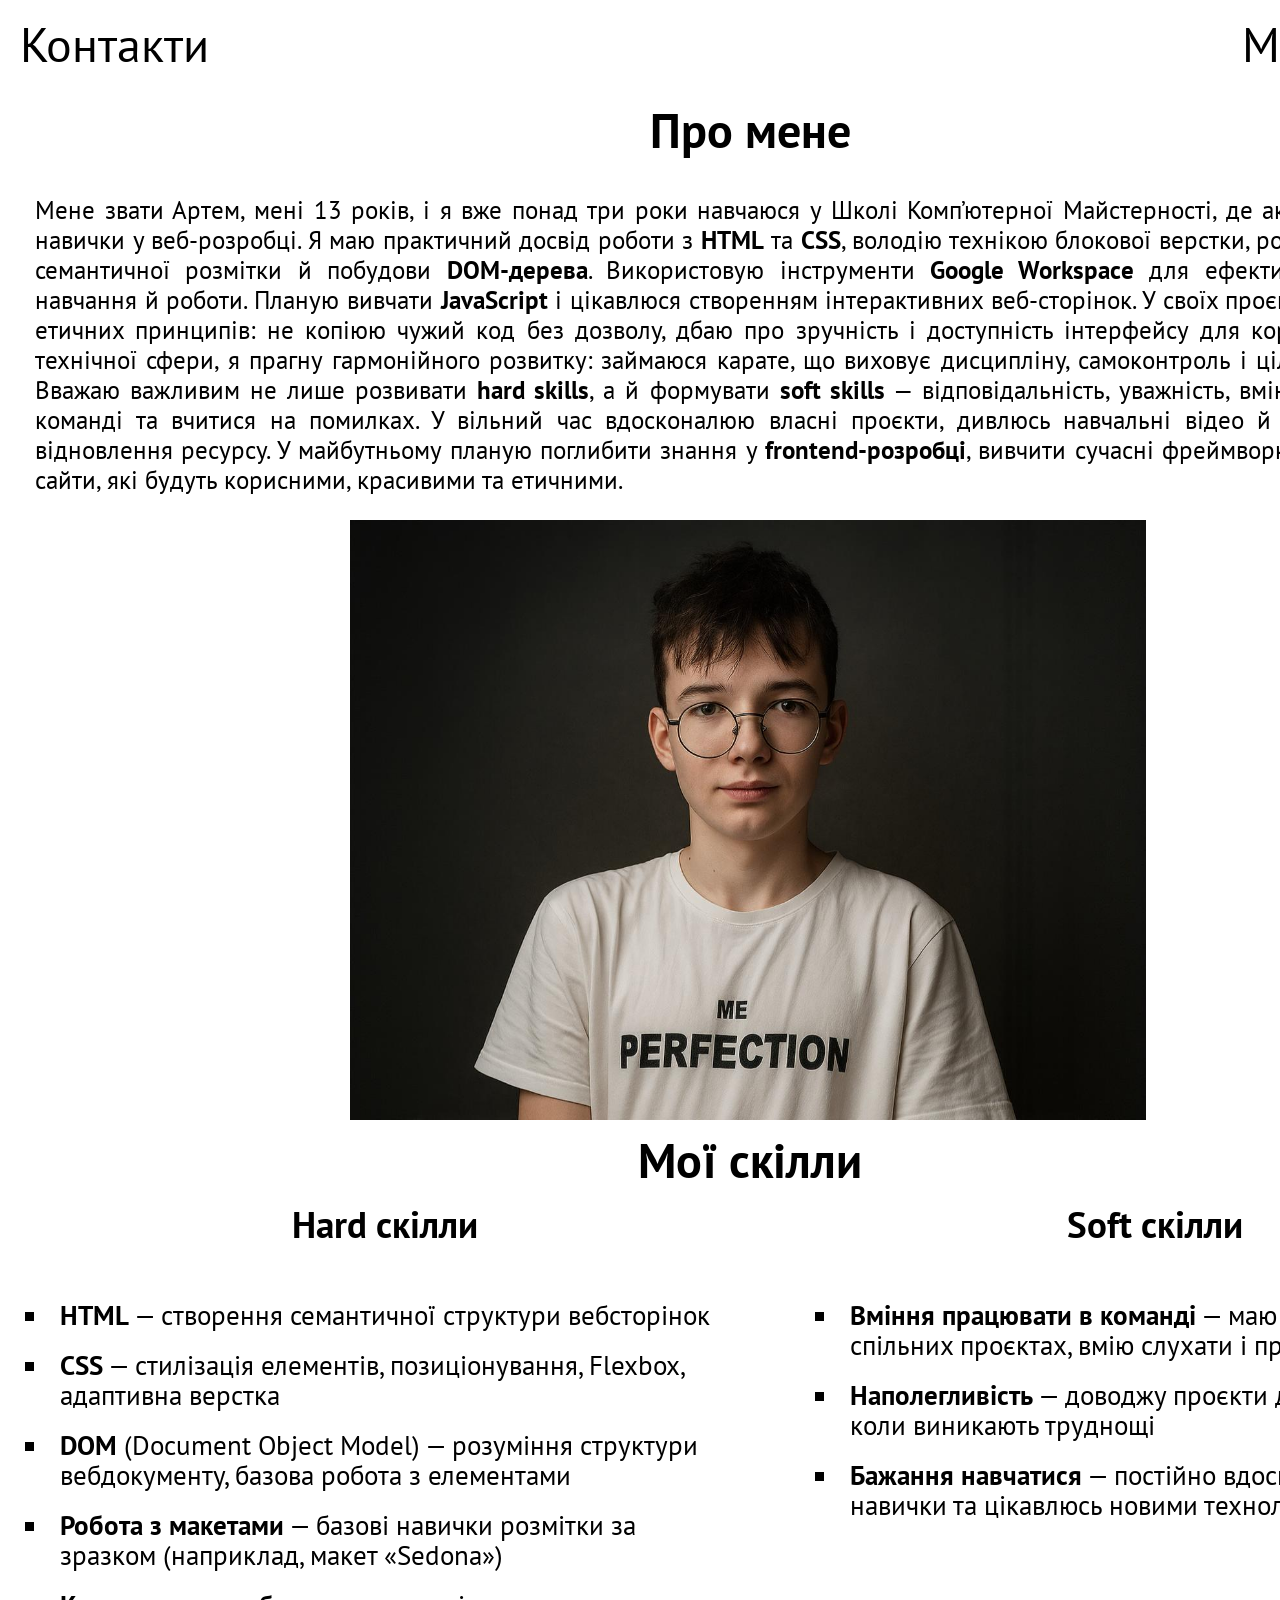
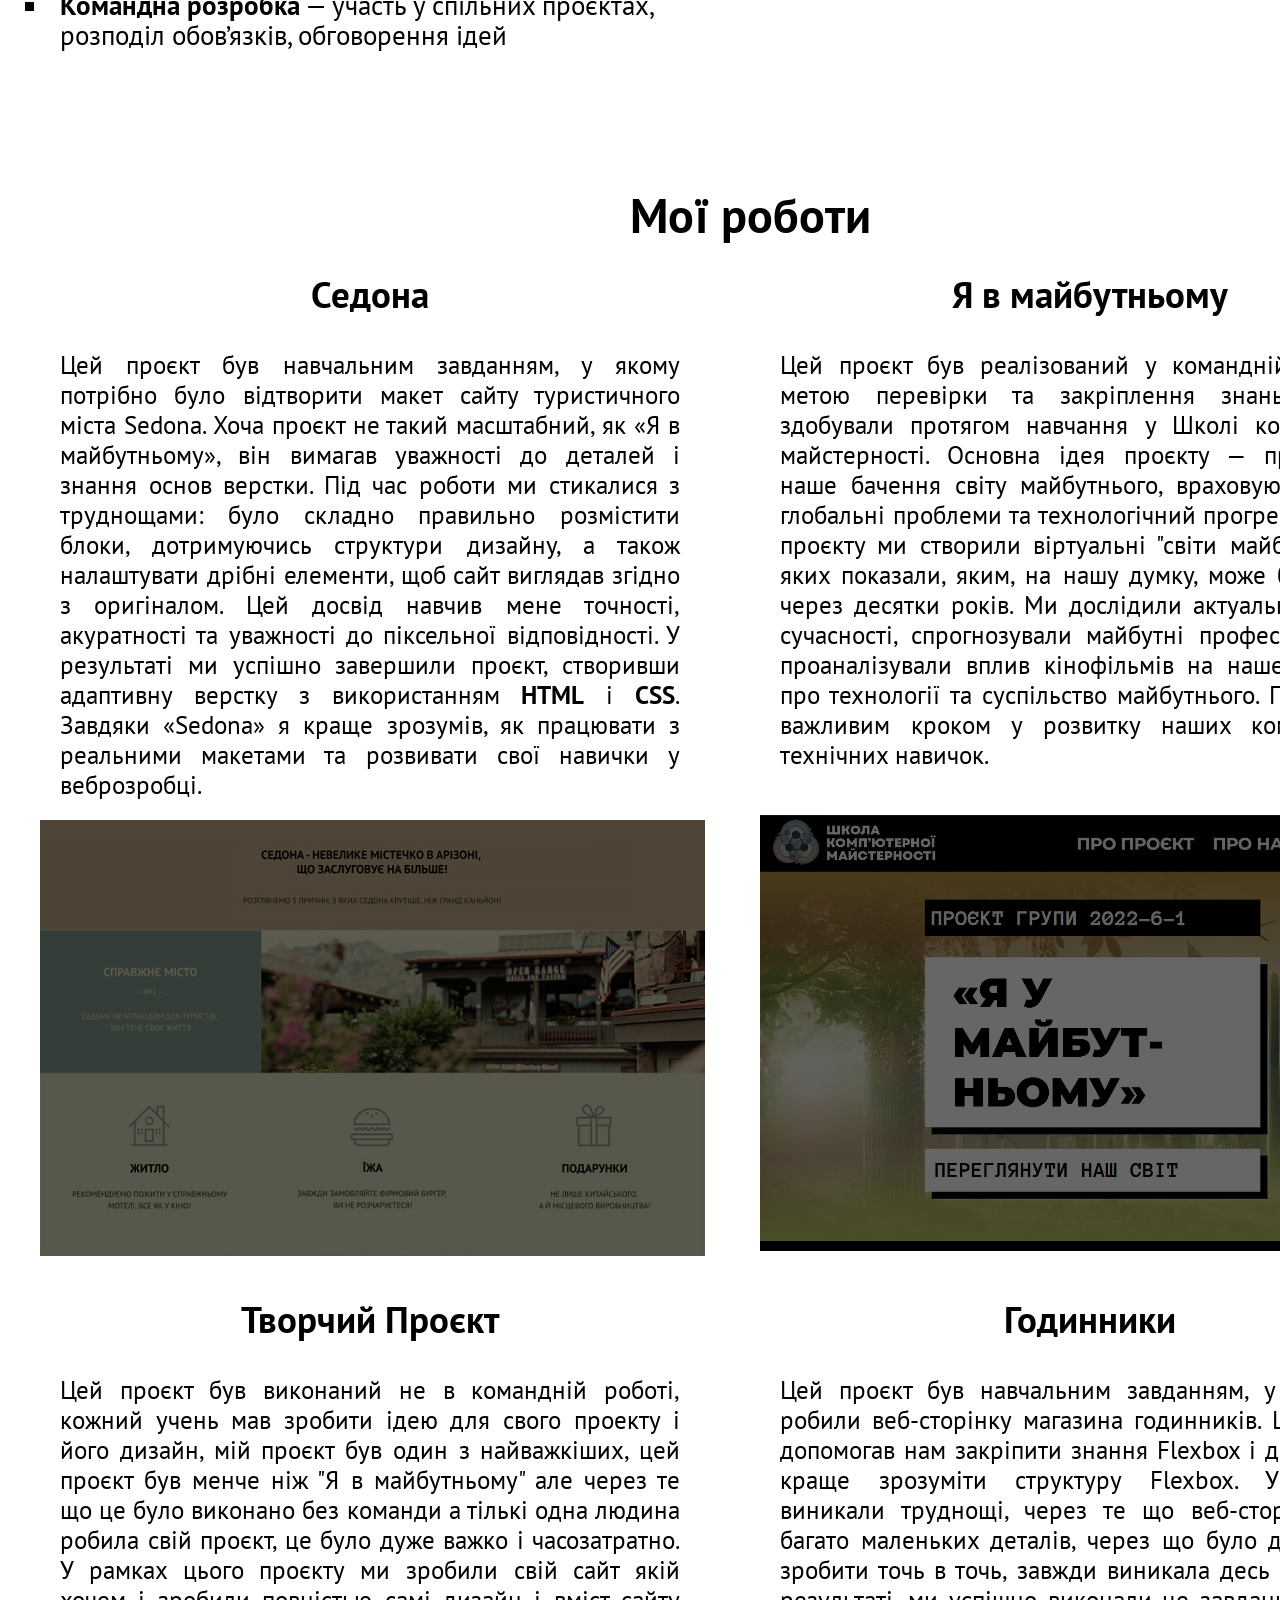
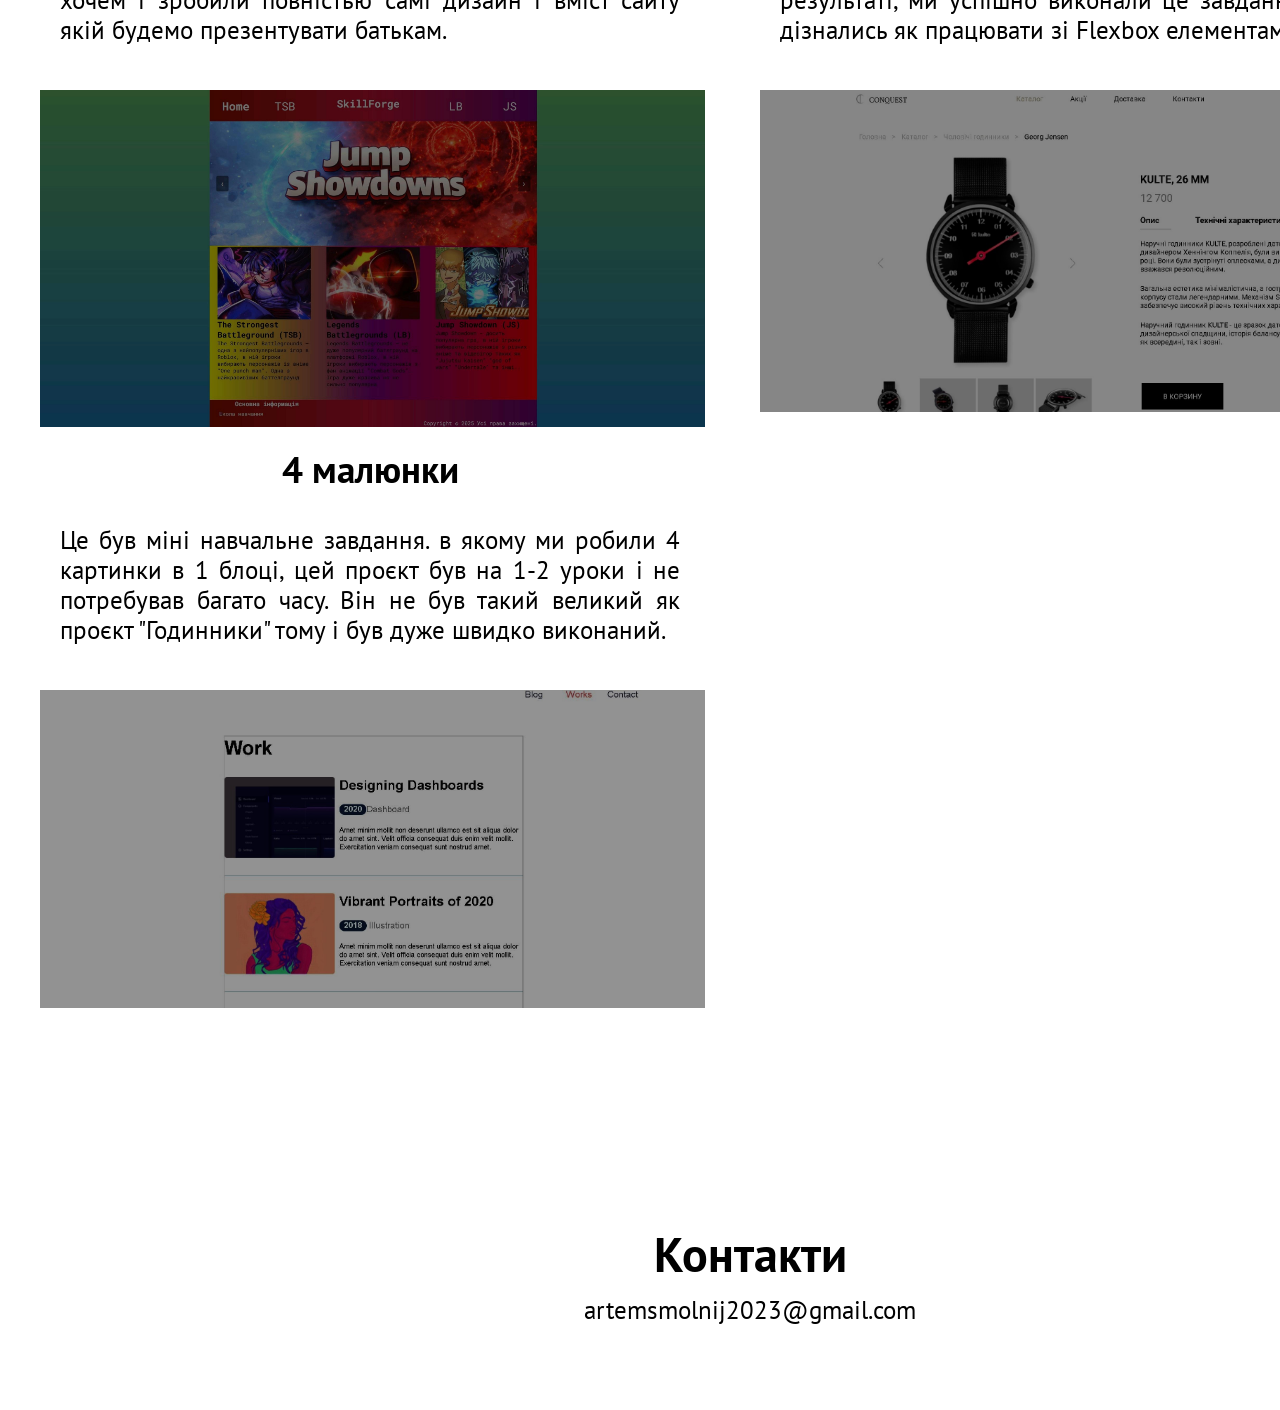
<file: index.html>
<!DOCTYPE html>
<html lang="en">
	<head>
		<meta charset="UTF-8">
		<link rel="stylesheet" href="css/reset.css">
		<link rel="stylesheet" href="css/style.css">
		<link rel="preconnect" href="https://fonts.googleapis.com">
<link rel="preconnect" href="https://fonts.gstatic.com" crossorigin>
<link href="https://fonts.googleapis.com/css2?family=Carlito:ital,wght@0,400;0,700;1,400;1,700&family=Geist:wght@100..900&family=PT+Sans:ital,wght@0,400;0,700;1,400;1,700&family=Pacifico&display=swap" rel="stylesheet">
		<title>Портфоліо</title>
	</head>
	<body>
		<div class="container">
			<header class="header">
				<!-- <div class="header-menu"> -->
					<!-- <div class="menu-items-contact"> -->
						<p class="contact-header">
							<a class="menu-contacts" href="#contact">
								Контакти
							</a>
						</p>
					<!-- </div>
					<div class="menu-items-work"> -->
						<p class="work-header">
							<a class="menu-works" href="#my-work-headline">
								Мої роботи
							</a>
						</p>
					<!-- </div> -->
				<!-- </div> -->
			</header>
			<main class="main">
				<section class="section_about-me">
					<div class="text_box">
						<h1 class="headline">
							Про мене
						</h1>
						<p class="paragraph-about-me">
						Мене звати Артем, мені 13 років, і я вже понад три роки навчаюся у Школі Комп’ютерної Майстерності, де активно розвиваю навички у веб-розробці. Я маю практичний досвід роботи з <span class="bot">HTML</span> та <span class="bot">CSS</span>, володію технікою блокової верстки, розумію принципи семантичної розмітки й побудови <span class="bot">DOM-дерева</span>. Використовую інструменти <span class="bot">Google Workspace</span> для ефективної організації навчання й роботи. Планую вивчати <span class="bot">JavaScript</span> і цікавлюся створенням інтерактивних веб-сторінок. У своїх проєктах дотримуюсь етичних принципів: не копіюю чужий код без дозволу, дбаю про зручність і доступність інтерфейсу для користувача.

	Окрім технічної сфери, я прагну гармонійного розвитку: займаюся карате, що виховує дисципліну, самоконтроль і цілеспрямованість. Вважаю важливим не лише розвивати <span class="bot">hard skills</span>, а й формувати <span class="bot">soft skills</span> — відповідальність, уважність, вміння працювати в команді та вчитися на помилках. У вільний час вдосконалюю власні проєкти, дивлюсь навчальні відео й відпочиваю для відновлення ресурсу. У майбутньому планую поглибити знання у <span class="bot">frontend-розробці</span>, вивчити сучасні фреймворки та створювати сайти, які будуть корисними, красивими та етичними.
						</p>
					</div>
					<div class="photo-me">
						<img class="my-photo" src="img/myphoto.jpeg">
					</div>
				</section>
				<section class="section_skills">
						<h2 class="headline-skills">
							Мої скілли
						</h2>
					<div class="div_skill">
						<div class="div_hard-skill">
							<h2 class="headline_hard-skill">
								Hard скілли
							</h2>
							<ul class="hard-skill-list">
									<li><span class="bot">HTML</span> — створення семантичної структури вебсторінок</li>


									<li><span class="bot">CSS</span> — стилізація елементів, позиціонування, Flexbox, адаптивна верстка</li>

	<li><span class="bot">DOM</span> (Document Object Model) — розуміння структури вебдокументу, базова робота з елементами</li>

	<li><span class="bot">Робота з макетами</span> — базові навички розмітки за зразком (наприклад, макет «Sedona»)</li>

	<li><span class="bot">Командна розробка</span> — участь у спільних проєктах, розподіл обов’язків, обговорення ідей</li>
								</ul>

							</div>
							<div class="div_soft-skill">
								<h2 class="headline_soft-skill">
									Soft скілли
								</h2>
								<ul class="soft-skill-list">
									<li><span class="bot">Вміння працювати в команді</span> — маю досвід участі у спільних проєктах, вмію слухати і пропонувати ідеї</li>

	<li><span class="bot">Наполегливість</span> — доводжу проєкти до кінця, навіть коли виникають труднощі</li>

	<li><span class="bot">Бажання навчатися</span> — постійно вдосконалюю свої навички та цікавлюсь новими технологіями</li>

								</ul>
							</div>
					</div>
				</section>
				<h2 id="my-work-headline">
						Мої роботи
				</h2>
				<section class="section_my-work">
					<div class="works">
						<div class="div_work1">
							<h2 class="headline-work-sedona">
								Седона
							</h2>
							<p class="desc-work">
								Цей проєкт був навчальним завданням, у якому потрібно було відтворити макет сайту туристичного міста Sedona. Хоча проєкт не такий масштабний, як «Я в майбутньому», він вимагав уважності до деталей і знання основ верстки.

	Під час роботи ми стикалися з труднощами: було складно правильно розмістити блоки, дотримуючись структури дизайну, а також налаштувати дрібні елементи, щоб сайт виглядав згідно з оригіналом. Цей досвід навчив мене точності, акуратності та уважності до піксельної відповідності.

	У результаті ми успішно завершили проєкт, створивши адаптивну верстку з використанням <span class="bot">HTML</span> і <span class="bot">CSS</span>. Завдяки «Sedona» я краще зрозумів, як працювати з реальними макетами та розвивати свої навички у веброзробці.
							</p>
							<div class="image-sedona"></div>
						</div>
						<div class="div_work2">
							<h2 class="headline-work-future">
								<a class="headline-links-works2" href="https://olena-mag.github.io/future/" target="_blank">
									Я в майбутньому
								</a>
							</h2>
							<p class="desc-work">
								Цей проєкт був реалізований у командній роботі з метою перевірки та закріплення знань, які ми здобували протягом навчання у Школі комп’ютерної майстерності. Основна ідея проєкту — представити наше бачення світу майбутнього, враховуючи сучасні глобальні проблеми та технологічний прогрес.

								У рамках проєкту ми створили віртуальні "світи майбутнього", в яких показали, яким, на нашу думку, може бути життя через десятки років. Ми дослідили актуальні виклики сучасності, спрогнозували майбутні професії, а також проаналізували вплив кінофільмів на наше уявлення про технології та суспільство майбутнього. Проєкт став важливим кроком у розвитку наших командних і технічних навичок.
							</p>
							<a href="https://olena-mag.github.io/future/"><div class="image-future1"></div></a>				
						</div>
					</div>
					<div class="works2">
						<div class="div_work1">
							<h2 class="headline-work-sedona">
								Творчий Проєкт
							</h2>
							<p class="desc-work">
								Цей проєкт був виконаний не в командній роботі, кожний учень мав зробити ідею для свого проекту і його дизайн, мій проєкт був один з найважкіших, цей проєкт був менче ніж "Я в майбутньому" але через те що це було виконано без команди а тількі одна людина робила свій проєкт,
								це було дуже важко і часозатратно. У рамках цього проєкту ми зробили свій сайт якій хочем і зробили повністью самі дизайн і вміст сайту якій будемо презентувати батькам.
							</p>
							<a href="project/index.html" class="link_progect" target="_blank"><div class="image-my-project"></div></a>
						</div>
						<div class="div_work1">
							<h2 class="headline-work-sedona">
								Годинники
							</h2>
							<p class="desc-work">
								Цей проєкт був навчальним завданням, у якому ми робили веб-сторінку магазина годинників. Цей проєкт допомогав нам закріпити знання Flexbox і допоміг нам краще зрозуміти структуру Flexbox. У багатьох виникали труднощі, через те що веб-сторінка мала багато маленьких деталів, через що було дуже важко зробити точь в точь, завжди виникала десь помилка.
								В результаті, ми успішно виконали це завдання  і краще дізнались як працювати зі Flexbox елементами.
							</p>
							<a href="time/index.html" class="link_progect" target="_blank"><div class="image-time"></div></a>
						</div>
					</div>
					<div class="lastwork">
						<div class="div_work_special">
							<h2 class="headline-work-sedona">
								4 малюнки
							</h2>
							<p class="desc-work">
								Це був міні навчальне завдання. в якому ми робили 4 картинки в 1 блоці, цей проєкт був на 1-2 уроки і не потребував багато часу. Він не був такий великий як проєкт "Годинники" тому і був дуже швидко виконаний.
							</p>
							<a href="figma/index.html" class="link_progect" target="_blank"><div class="image-figma"></div></a>
						</div>
					</div>
				</section>
			</main>
			<footer class="footer">
				<div class="footer_text">
					<h2 class="contact-headline">
						Контакти
					</h2>
					<!-- <div class="mail"> -->
						<p id="contact">
								artemsmolnij2023@gmail.com
						</p>
					<!-- </div> -->
				</div>
			</footer>
		</div>
	</body>
</html>
</file>
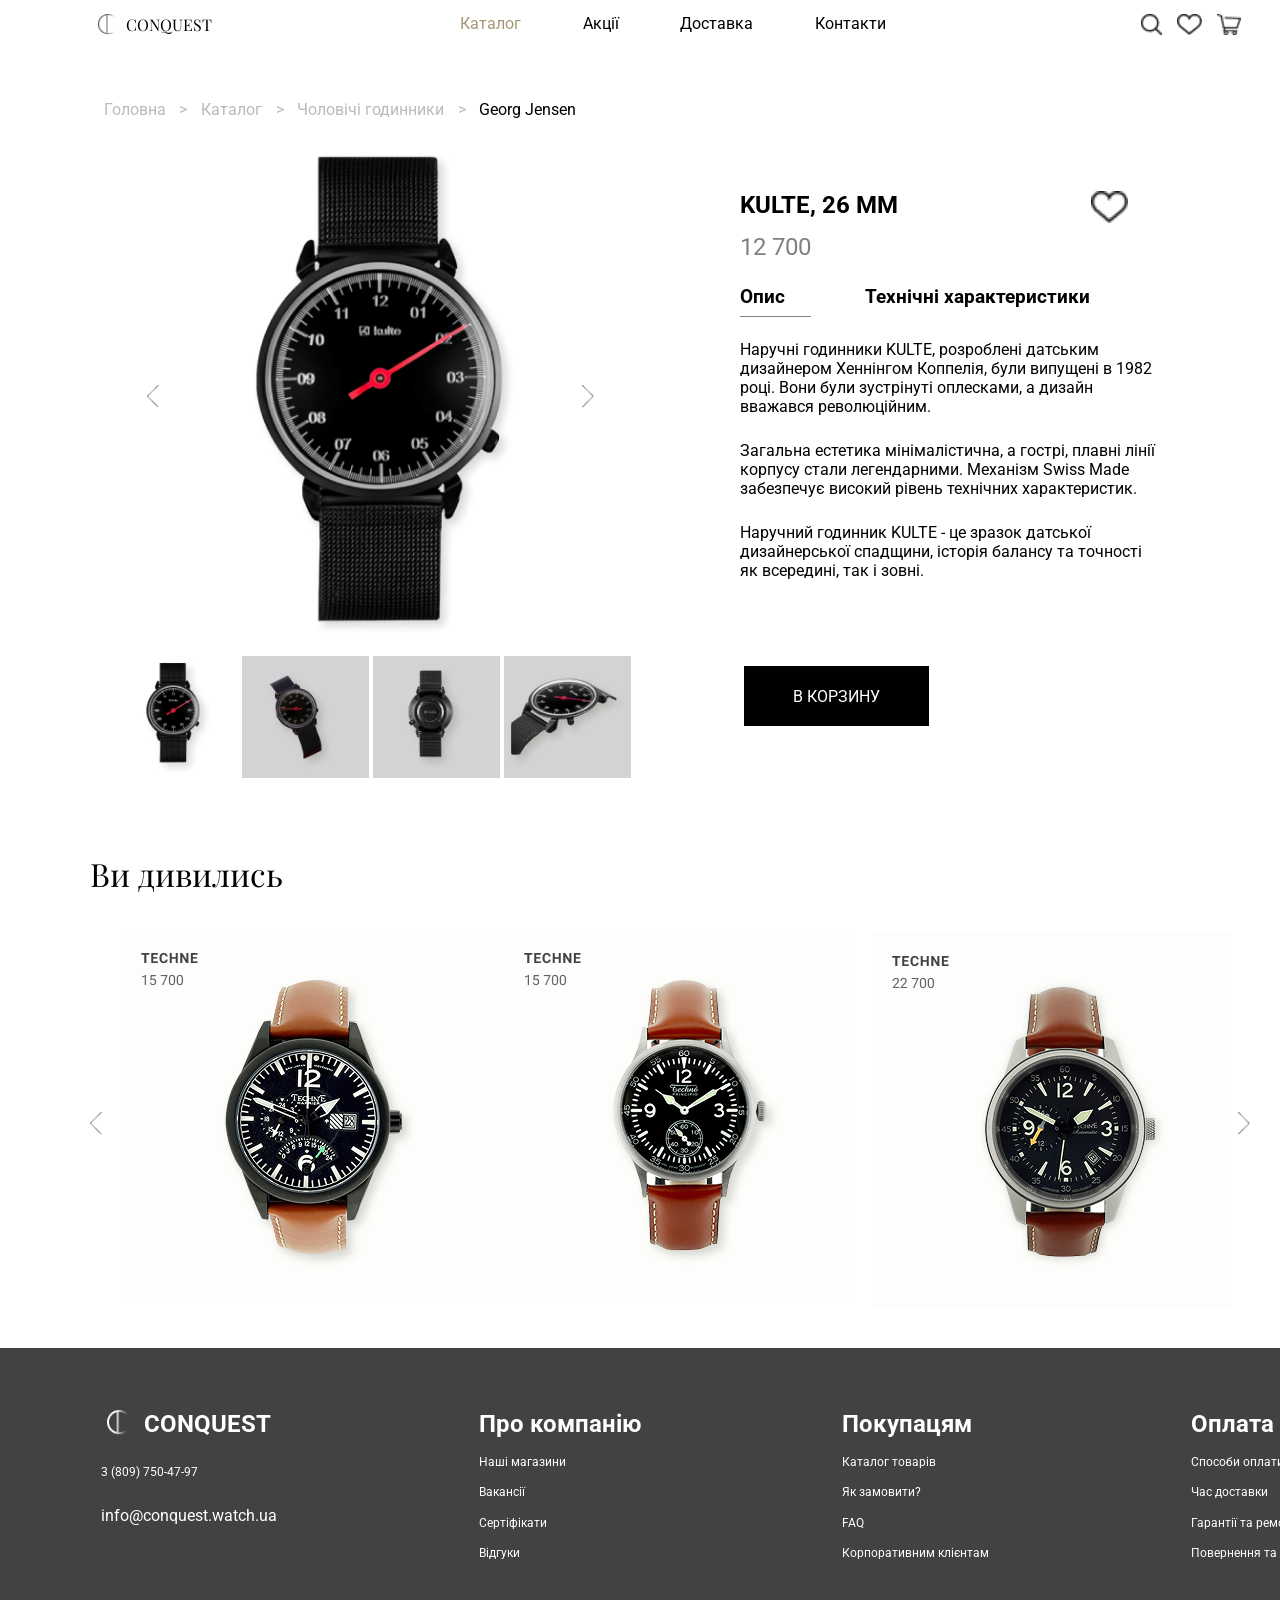
<file: time/index.html>
<!DOCTYPE html>
<html lang="en">
    <head>
        <meta charset="UTF-8">
        <link rel="stylesheet" href="css/style.css">
        <link rel="preconnect" href="https://fonts.googleapis.com">
        <link rel="preconnect" href="https://fonts.gstatic.com" crossorigin>
        <link href="https://fonts.googleapis.com/css2?family=Playfair+Display:ital,wght@0,400..900;1,400..900&display=swap" rel="stylesheet">
        <link rel="preconnect" href="https://fonts.googleapis.com">
        <link rel="preconnect" href="https://fonts.gstatic.com" crossorigin>
        <link href="https://fonts.googleapis.com/css2?family=Playfair+Display:ital,wght@0,400..900;1,400..900&family=Roboto:ital,wght@0,100..900;1,100..900&display=swap" rel="stylesheet">
        <title>Document</title>
    </head>
    <body>
        <div class="container">
         <header class="header">
             <nav class="nav_left">
                 <img src="img/logo.png" class="logo">
                 <p class="header_title">
                     CONQUEST
                 </p>
              </nav>
             <nav class="nav_center">
                 <p class="navigation_text_target">
                     Каталог
                 </p>
                 <p class="navigation_text">
                     Акції
                 </p>
                 <p class="navigation_text">
                     Доставка
                 </p>
                 <p class="navigation_text">
                      Контакти
                    </p>
             </nav>
               <nav class="nav_left">
                    <img src="img/search.png"  class="search">
                 <img src="img/heard.png"  class="search">
                 <img src="img/buy.png"  class="search">
             </nav>
         </header>
            <div class="xleb">
                <p class="xled_text">
                    Головна
                </p>
                <p class="xled_text">
                    >
                </p>
                <p class="xled_text">
                    Каталог
                </p>
                <p class="xled_text">
                    >
                </p>
                <p class="xled_text">
                    Чоловічі годинники
                </p>
                <p class="xled_text">
                    >
                </p>
                <p class="xled_text_target">
                    Georg Jensen
                </p>
            </div>
         <main class="main">
            <div class="section_box">
             <section class="section_photo">
                    <div class="photo">
                        <div class="photo3">
                             <img src="img/left.png" width="12" height="23" class="png_photo">
                            <img class="first_photo" src="img/watch_glav.png">
                             <img src="img/right.png" width="12" height="23" class="png_photo">
                        </div>
                      <div class="mini_photo">
                          <img src="img/photo_watch2.png"  class="min_phot_target">
                          <img src="img/photo_watch3.png"  class="min_phot">
                         <img src="img/photo_watch4.png"  class="min_phot">
                         <img src="img/photo_watch5.png"  class="min_phot">
                      </div>
                    </div>
               </section>
               <section class="section_text">
                    <div class="texting">
                       <div class="title">
                           <h2 class="title_paragraph">
                                KULTE, 26 ММ
                           </h2>
                           <p class="back_paragraph">
                                <img src="img/heard.png" class="title_photo" height="32" width="37">
                           </p>                   
                        </div>
                        <p class="cost">
                            12 700
                       </p>
                        <div class="desc_title">
                            <h3 class="title_desc">
                                Опис
                            </h3>
                            <h3 class="title_desc_tex">
                                Технічні характеристики
                            </h3>
                      </div>
                       <div class="grey_block">
                        
                     </div>
                      <div class="desc">
                        <p class="desc_text">
                            Наручні годинники KULTE, розроблені датським дизайнером Хеннінгом Коппелія, 
                            були випущені в 1982 році. Вони були зустрінуті оплесками, а дизайн вважався революційним.
                        </p>
                        <p class="desc_text_glav">
                            Загальна естетика мінімалістична, а гострі, плавні лінії корпусу стали легендарними. 
                            Механізм Swiss Made забезпечує високий рівень технічних характеристик.
                        </p>
                        <p class="desc_text">
                            Наручний годинник KULTE - це зразок датської дизайнерської спадщини, 
                            історія балансу та точності як всередині, так і зовні.
                        </p>
                      </div>
                    </div>
                    <div class="button">
                        <p class="button_text">
                            В КОРЗИНУ
                        </p>
                    </div>
                </section>
            </div>
            <p class="usee">
                Ви дивились
            </p>
                <section class="catalog">
                    <img src="img/left.png" width="12" height="23">
                    <div class="catalog-box">
                        <img class="photo-catalog" src="img/photo_catalog1.png">
                    </div>
                    <div class="catalog-box">
                        <img class="photo-catalog" src="img/photo_catalog2.png">
                    </div>
                    <div class="catalog-box">
                        <img class="photo-catalog" src="img/photo_catalog3.png">
                    </div>
                     <img src="img/right.png" width="12" height="23">
                </section>
         </main>
        </div>
         <footer class="footer">
            <div class="box_footer_first">
                <div class="hedline_block">
                    <img src="img/logo_footer.png" class="logo_footer">
                    <h2 class="footer_headline">
                        CONQUEST
                    </h2>
                </div>
                <p class="help">
                    3 (809) 750-47-97
                <p class="infa">
                    info@conquest.watch.ua
                </p>
            </div>
            <div class="box_footer">
                <h2 class="h2_headline">
                    Про компанію
                </h2>
                 <p class="help">
                      Наші магазини
                 </p>
                 <p class="help">
                     Вакансії
                 </p>
                 <p class="help">
                     Сертіфікати
                </p>
                    <p class="help">
                      Відгуки
                    </p>
                
            </div>
            <div class="box_footer">
                <h2 class="h2_headline">
                    Покупацям
                </h2>
                <p class="help">
                    Каталог товарів
                </p>
                <p class="help">
                    Як замовити?
                </p>
                <p class="help">
                    FAQ
                </p>
                <p class="help">
                    Корпоративним клієнтам
                </p>
            </div>
            <div class="box_footer">
                <h2 class="h2_headline">
                    Оплата та доставка
                </h2>
                <p class="help">
                    Способи оплати
                </p>
                <p class="help">
                    Час доставки
                </p>
                <p class="help">
                    Гарантії та ремонт
                </p>
                <p class="help">
                    Повернення та компенсації
                </p>
            </div>
         </footer>
    </body>
</html>
</file>
<file: css/style.css>
/*Виділення всіх елементів*/
*{
/*  margin-left: 250px;*/
/*  margin-right: 250px;*/
	box-sizing: border-box;
   font-size: 16px;
   font-family: "PT Sans", sans-serif;
  font-weight: 700;
  font-style: normal;
  padding: 10px;
  line-height: 30px;
}
/*Контейнер блок*/
.container{
  width: 1500px;
  margin:  0 auto;
}
/*Заголовки 1-го рівня*/
.headline{
  font-size: 48px;
  font-style: normal;
  text-align: center;
  padding-bottom: 30px;
/*  padding-left: 600px;*/
}
/*Заголовки 2-го рівня*/
.headline-skills{
  font-size: 48px;
  text-align: center;
  margin-top: 25px;
  margin-bottom: 25px;
}
.headline_hard-skill{
   font-size: 36.8px;;
  text-align: center;
  padding: 10px;
}
.headline_soft-skill{
  padding: 10px;
   font-size: 36.8px;
  text-align: center;
}
#my-work-headline{
  font-size: 48px;
  margin-bottom: 20px;
  text-align: center;
}
.headline-work-sedona{
  text-align: center;
  font-size: 36.8px;;
  padding-bottom: 20px;
}
.headline-work-future{
  text-align: center;
  font-size: 36.8px;;
  padding-bottom: 20px;
}
.contact-headline{
  font-size: 48px;
  text-align: center;
  padding-top: 20px;
  font-family: "PT Sans", sans-serif;
  font-weight: 700;

}
/*Шапка веб-сайту*/
.header{
  /* border: 1px solid red; */
  height: 100px;
  display: flex;
  justify-content: space-between;
}
/*Меню веб-сайта*/
.header-menu{
  height: 100px;
  width: 1450px;
  /* border: 1px solid yellow; */
}
/*Розділи контактів/моїх робіт в меню*/
.menu-items-contact{
  width: 200px;
  height: 100px;
  /* float: right; */
  /*border: 1px solid blACK;*/
/*  text-align: right;*/
/*  margin-right: 250px;*/
}
.menu-items-work{
  /*border: 1px solid purple;*/
  /* float: left; */
  width: 400px;
  height: 100px;
/*  margin-left: 250px;*/
}
/*Параграфи в меню header*/
.work-header{
  font-size: 40px;
}
/*links в параграфах ВСІХ*/
.menu-contacts:hover{
  text-decoration: underline ;
}
.menu-works:hover{
  text-decoration: underline ;
}
.menu-contacts{
  font-size: 48px;
  text-align: left;
  text-decoration: none;
  color: black;
  font-family: "PT Sans", sans-serif;
  font-weight: 400;
  font-style: normal;
}
.menu-works{
  text-decoration: none;
  color: black;
  font-family: "PT Sans", sans-serif;
  font-weight: 400;
  font-style: normal;
  font-size: 48px;
}
/*links в моїх роботах*/
.headline-links-works2{
  color: black;
  text-decoration: none;
}
.headline-links-works2:hover{
  text-decoration: underline;
}
/*Основа сайту*/
.main{
  /* border: 2px solid orange; */
}
/*Розділ про мене*/
.section_about-me{
  /* border: 2px solid green; */
}
/*Текст в описі про мене*/
.paragraph-about-me{
  text-align: justify;
}
.text_box{
  /* border: 1px solid green; */
  padding: 5px;
}
/*Моя фотографія*/
.my-photo{
  height: 600px;
  /* padding-left: 330px; */
  /* margin: 35px; */
}
/*Блок моєї фотографії*/
.photo-me{
  /* border: 1px solid gray; */
  height: 600px;
  width: 1476px;
  display: flex;
  justify-content: center;
}
/*Розділ мої скілли*/
.section_skills{
/*  height: 700px;*/
  /*border: 1px solid orange;*/
}
/*Основний блок в якому вкладенні 2 блока в яких опис скіллів*/
.div_skill{
  height: 600px;
  width: 1500px;
  /* border: 1px solid purple; */
  display: flex;
  justify-content: space-around;
}
/*Блок Hard-skill і Soft-skill*/
.div_hard-skill{
  height: 600px;
  /* float: left; */
  width: 50%;
  /*border: 1px solid purple*/
}
.div_soft-skill{
  height: 600px;
  /* float: right; */
  width: 50%;
  /*border: 1px solid red;*/
}
/*Списки*/
.div_soft-skill{
  padding-left: 40px;
}

ul{
  list-style-type:  square;
  margin: 40px;
}
/*Елемент списків*/
li{
  font-size: 27.2px;
  font-weight: 400;
  padding: 10px;
}
/*Розділ мої роботи*/
.section_my-work{
  height: 2550px;
  /* border: 3px solid black; */
}
.works{
  display: flex;
  height: 1025px;
  /* border: 3px solid yellowgreen; */
}
/*Блок 1 Седона*/
.div_work1{
  height: 700px;
  width: 700px;
  /* float: right; */
  /*border: 5px solid red;*/
  padding: 20px;
  margin: 10px;
}
/*Блок 2 Ми в майбутньому*/
.div_work2{
  height: 700px;
  width: 700px;
  /* float: left; */
  /*border: 5px solid purple;*/
  padding: 20px;
  margin: 10px;
}
.works2{
  display: flex;
}
.div_work_special{
 height: 700px;
  width: 700px;
  /* float: right; */
  /*border: 5px solid red;*/
  padding: 20px;
  margin: 10px;
}
.lastwork{
  display: flex;
  /* border: 1px solid green; */
  margin-top: 30px;
  /* height: 800px;
  width: 700px; */
}
/*Текст до проєктів*/
/*desc - це скорочене слово "Опис" по анг*/
.desc-work{
  text-align: justify;
}
/*Всі блоки зоображень до проєктів*/
.image-sedona{
  height: 459px;
  width: 665px;
  /*border: 1px solid red;*/
  margin-top: 14px;
  background-image: url("../img/sedona.jpg");
  background-repeat: no-repeat;
  background-size: 100%;
}
.image-my-project{
  height: 459px;
  width: 665px;
  /*border: 1px solid red;*/
  margin-top: 45px;
  background-image: url("../img/projectcolor.jpg");
  background-repeat: no-repeat;
  background-size: 100%;
}
.image-future1{
  height: 459px;
  width: 665px;
  /*border: 1px solid red;*/
  margin-top: 45px;
  background-image: url("../img/future.jpg");
  background-repeat: no-repeat;
  background-size: 100%;
}
.image-time{
  height: 459px;
  width: 665px;
  /*border: 1px solid red;*/
  margin-top: 45px;
  background-image: url("../img/timecolor.jpg");
  background-repeat: no-repeat;
  background-size: 100%;
}
.image-figma{
  height: 459px;
  width: 665px;
  /*border: 1px solid red;*/
  margin-top: 45px;
  background-image: url("../img/figma.jpg");
  background-repeat: no-repeat;
  background-size: 100%;
}
/*Стилі для перекрашення при наведені фотографій*/
.image-time:hover{
  background: url("../img/time.jpg");
    background-repeat: no-repeat;
  background-size: 100%;
}
.image-figma:hover{
  background: url("../img/figmacolog.jpg");
  background-repeat: no-repeat;
background-size: 100%;
}
.image-sedona:hover{
  background: url("../img/sedonacolor.jpg");
    background-repeat: no-repeat;
  background-size: 100%;

}
.image-future1:hover{
        background-image: url("../img/futurecolor.jpg");
}
.image-my-project:hover{
  background: url("../img/project.jpg");
  background-repeat: no-repeat;
background-size: 100%;  
}
/*Підвал сайту*/
.footer{
  /* border: 10px solid blue; */
  height: 200px;
/*  margin-bottom: 2000px;*/
}
/*Блок с параграфом контактами*/
.mail{
  /*border: 2px solid red;*/
  height: 20px;
  width: 50px;
/*  margin-left: 550px;*/
}
/*Параграф контактів*/
#contact{
  font-family: "PT Sans", sans-serif;
  /* border: 1px solid yellow; */
}
/*Елемент для span якій збільшує жирність тексту*/
.bot{
  font-weight: 900;
}
/*Параграф*/
p{
  font-weight: 200;
  font-size: 25px;
/*  text-indent: 20px;*/
text-align: center;
margin: 20px;
}
/*Блок у футері*/
.footer_text{
  /* border: 2px solid orange; */
}
</file>
<file: time/css/style.css>
*{
    padding: 0;
    margin: 0;
    box-sizing: border-box;
    /* border: 1px solid red; */
     font-family: "Roboto", sans-serif;
}
.container{
    width: 1100px;
    margin: 0 auto;
}
.header{
    height: 50px;
    display: flex;
    justify-content: space-between;
    padding-top: 14px;
    /* border: 1px solid green; */
    margin-bottom: 50px;
    width: 1166px;
}
.header_title{
     font-family: "Playfair Display", serif;
}
.nav_left{
    width: 103px;
    height: 26px;
}
.nav_center{
    width: 550px;
    height: 13px;
    display: flex;
    justify-content: space-evenly;
}
.navigation_text_target{
    color: #A69876;
}
.nav_left{
    width: 130px;
    height: 21px;
    display: flex;
    justify-content: space-evenly;
}
.xleb{
    width: 500px;
    height: 16px;
    display: flex;
    justify-content: space-evenly;
    /* border: 1px solid blue; */
    align-self: flex-start;
    margin-bottom: 20px;
}
.xled_text{
    color: #BDB9B5;
}
.xled_target{
    color: black;
}
.main{
    width: 1166px;
    /* border: 1px solid red; */
}
.section_box{
    width: 1166px;
    /* border: 1px solid red; */
    display: flex;
}
.section_photo{
    width: 561px;
    display: flex;  
    /* border: 10px solid yellow; */
}
.section_text{
    width: 600px;   
    /* border: 10px solid green; */
    display: flex;
     justify-content: center;
    flex-direction: column;
    align-items: center;
}
.photo{
    width: 620px;
    /* border: 1px solid green; */
    display: flex;
    justify-content: center;
    flex-direction: column;
    align-items: center;
}
.photo3{
    display: flex;
}
.png_photo{
    align-self: center;
}
.first_photo{
    height: 520px;
    width: 423px;
}
.min_phot{
    /* border: 1px solid orange; */
    background: lightgrey;
    width: 127px;
}
.min_phot_target{
    width: 127px;
    height: 121px;
    /* border: 1px solid orange; */
}
.texting{
    /* border: 1px solid yellow; */
    width: 422px;
    height: 390px;
}
.title{
    /* border: 1px solid green; */
    display: flex;
    justify-content: space-between;
    width: 388px;
    height: 32px;
}
.title_photo{
    margin-left: 15px;
    width: 37px;
    height: 32px;
}
.cost{
    color: grey;
    font-size: 24px;
    margin-top: 10px;
    margin-bottom: 25px;
}
.desc_title{
    /* border: 1px solid red; */
    display: flex;
    justify-content: space-between;
    width: 355px;
}
.grey_block{
    width: 71px;
    height: 1px;
    background: grey;
    display: flex;
    align-self: flex-end;
    margin-top: 10px;
    margin-bottom: 23px;
}
.title_desc{
    /* border: 1px solid red; */
    height: 20px;
}
.title_desc_tex{
    /* border: 1px solid red; */
    width: 230px;
    height: 20px;
}
.desc{
    /* border: 1px solid red; */
}
.desc_text_glav{
    margin: 25px 0px;
}
.button{
    width: 185px;
    height: 60px;
    background: black;
    display: flex;
    justify-content: center;
    align-items: center;
    margin-top: 85px;
    margin-right: 230px;
}
.button_text{
    color: white;
}
.check{
    /* border: 1px solid violet; */
}
img{
    /* border: 1px solid orange; */
}
.usee{
    font-size: 32px;
    margin-top: 70px;
    margin-bottom: 30px;
    font-family: "Playfair Display", serif;
}
.catalog{
     width: 1160px;
     display: flex;
     justify-content: space-between;
     margin-bottom: 25px;
     align-items: center;
}
.catalog-box{
    width: 360px;
}
.footer{
    background: #444240;
    width: 1520px;
    height: 275px;
    display: flex;
    justify-content: space-around;
    align-items: center;
    color: white;
}
.box_footer{
    display: flex;
    flex-direction: column;
    justify-content: space-between;
    height: 150px;
}
.box_footer_first{
        display: flex;
    flex-direction: column;
    justify-content: space-between;
    height: 150px;
    padding-bottom: 35px;
}
.logo_footer{
    width: 25px;
    height: 25px;
}
.hedline_block{
    display: flex;
    justify-content: space-around;
}
.help{
    font-size: 12px;
}
</file>
